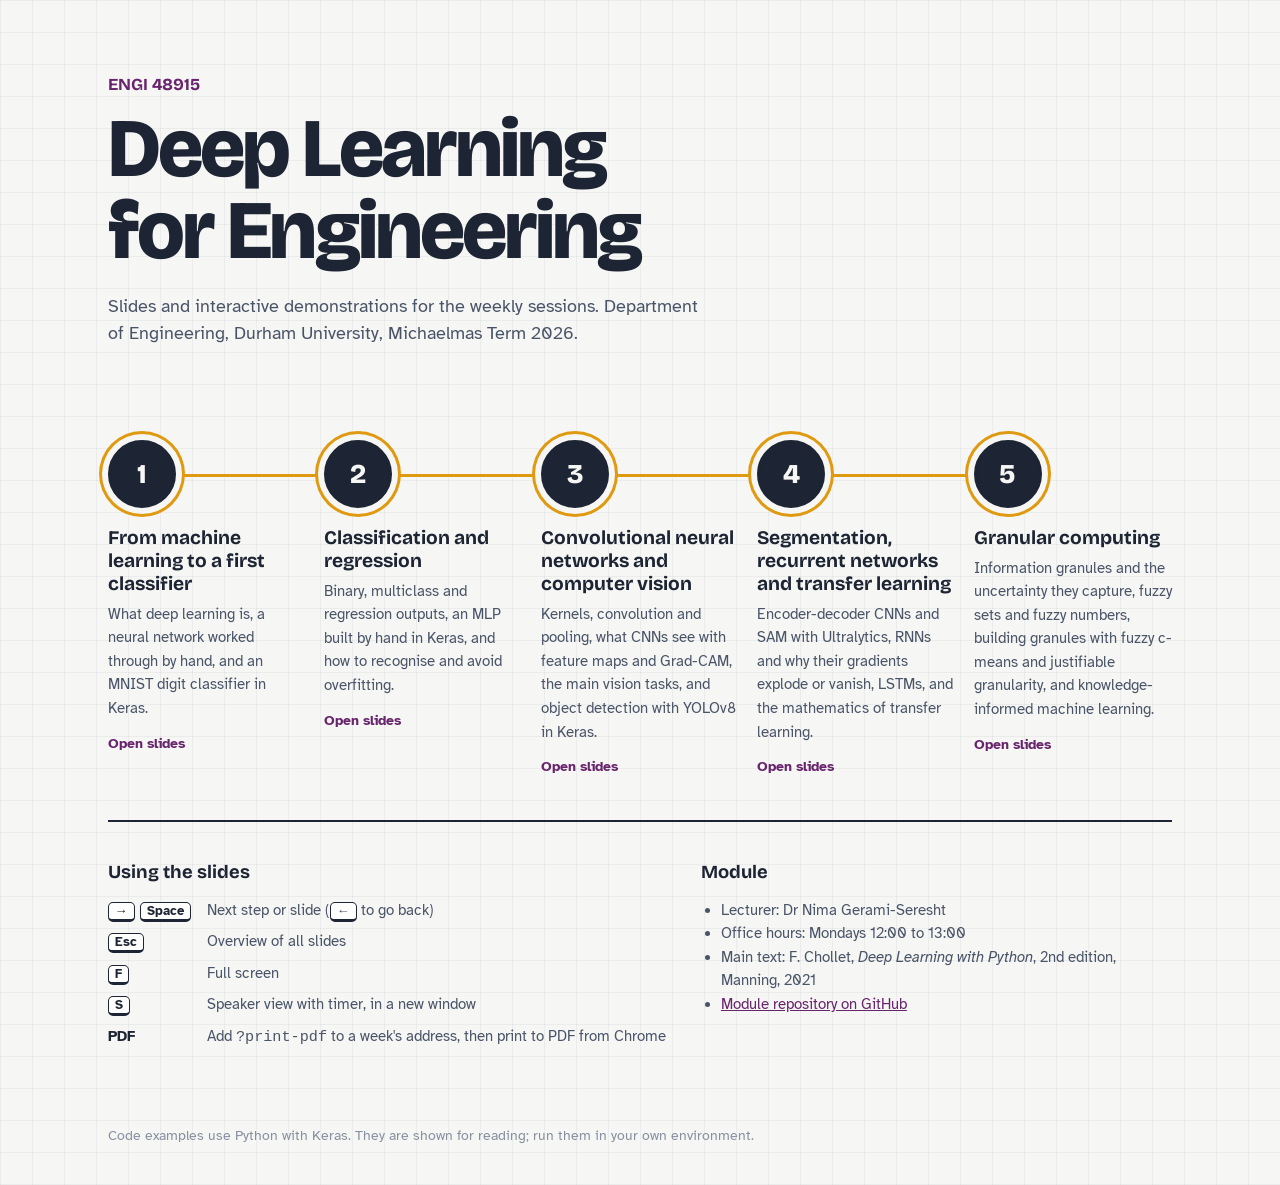
<file: index.html>
<!doctype html>
<html lang="en-GB">
<head>
<meta charset="utf-8">
<meta name="viewport" content="width=device-width, initial-scale=1">
<title>ENGI 48915 Deep Learning for Engineering</title>
<meta name="description" content="Lecture slides and interactive demos for ENGI 48915 Deep Learning for Engineering, Durham University.">
<link rel="icon" href="data:image/svg+xml,%3Csvg xmlns='http://www.w3.org/2000/svg' viewBox='0 0 32 32'%3E%3Crect width='32' height='32' rx='6' fill='%2368246D'/%3E%3Ccircle cx='9' cy='10' r='3' fill='%23E09A12'/%3E%3Ccircle cx='9' cy='22' r='3' fill='%23E09A12'/%3E%3Ccircle cx='23' cy='16' r='4' fill='%23fff'/%3E%3Cpath d='M9 10L23 16L9 22' stroke='%23fff' stroke-width='1.5' fill='none'/%3E%3C/svg%3E">
<link rel="preconnect" href="https://fonts.googleapis.com">
<link rel="preconnect" href="https://fonts.gstatic.com" crossorigin>
<link rel="stylesheet" href="https://fonts.googleapis.com/css2?family=Atkinson+Hyperlegible:ital,wght@0,400;0,700;1,400&family=Bricolage+Grotesque:opsz,wght@12..96,500;12..96,700;12..96,800&display=swap">
<link rel="stylesheet" href="assets/css/tokens.css">
<style>
  * { box-sizing: border-box; }
  body {
    margin: 0;
    min-height: 100vh;
    font-family: var(--font-body);
    color: var(--ink);
    font-size: 18px;
    line-height: 1.55;
  }
  a { color: var(--purple); }
  .wrap { max-width: 1120px; margin: 0 auto; padding: 0 28px; }

  header { padding: 72px 0 28px; }
  .code { font-family: var(--font-display); font-weight: 700; font-size: 1.05rem; color: var(--purple); margin: 0 0 10px; }
  h1 {
    font-family: var(--font-display);
    font-weight: 800;
    font-size: clamp(2.6rem, 7vw, 5.2rem);
    line-height: 0.98;
    letter-spacing: -0.035em;
    margin: 0 0 22px;
    max-width: 11ch;
  }
  .intro { max-width: 34em; color: var(--ink-soft); font-size: 1.1rem; margin: 0; }

  /* the week selector: five units in one layer, connected by a rail */
  .weeks { position: relative; display: grid; grid-template-columns: repeat(5, 1fr); gap: 18px; margin: 64px 0 40px; padding: 0; list-style: none; }
  .weeks::before { content: ""; position: absolute; left: 34px; right: calc((100% - 72px) / 5 - 34px); top: 34px; height: 3px; background: var(--line); }
  .weeks::after {
    content: ""; position: absolute; left: 34px; top: 34px; height: 3px; width: 0; background: var(--amber);
    animation: signal 1.1s 0.3s cubic-bezier(.6,0,.2,1) forwards;
  }
  @keyframes signal { to { width: 0%; } }
  .week { position: relative; }
  .week .node {
    position: relative; z-index: 1;
    width: 68px; height: 68px; border-radius: 50%;
    display: grid; place-items: center;
    font-family: var(--font-display); font-weight: 800; font-size: 1.7rem;
    background: var(--paper); border: 3px dashed var(--line); color: var(--ink-faint);
    margin-bottom: 18px;
  }
  .week h2 { font-family: var(--font-display); font-weight: 700; font-size: 1.2rem; line-height: 1.2; margin: 0 0 8px; }
  .week p { margin: 0; font-size: 0.95rem; color: var(--ink-soft); }
  .week .status { display: inline-block; margin-top: 12px; font-size: 0.85rem; color: var(--ink-faint); }

  .week.open a { color: inherit; text-decoration: none; display: block; border-radius: 10px; outline: none; }
  .week.open .node { background: var(--ink); color: var(--paper); border: 3px solid var(--ink); box-shadow: 0 0 0 6px var(--paper), 0 0 0 9px var(--amber); transition: transform .2s; }
  .week.open .status { color: var(--purple); font-weight: 700; }
  .week.open a:hover .node, .week.open a:focus-visible .node { transform: scale(1.08); }
  .week.open a:hover h2, .week.open a:focus-visible h2 { color: var(--purple); text-decoration: underline; text-underline-offset: 4px; }
  .week.open a:focus-visible { outline: 3px solid var(--amber); outline-offset: 8px; }

  .info { display: grid; grid-template-columns: 1.2fr 1fr; gap: 28px; padding: 36px 0 56px; border-top: 2px solid var(--ink); }
  .info h3 { font-family: var(--font-display); font-size: 1.15rem; margin: 0 0 12px; }
  .keys { display: grid; grid-template-columns: auto 1fr; gap: 8px 16px; margin: 0; font-size: 0.95rem; }
  .keys dt { font-weight: 700; }
  .keys dd { margin: 0; color: var(--ink-soft); }
  kbd { font-family: var(--font-body); font-size: 0.85em; border: 1.5px solid var(--ink); border-bottom-width: 3px; border-radius: 5px; padding: 0 6px; background: var(--panel); }
  .info p, .info li { font-size: 0.95rem; color: var(--ink-soft); }
  .info ul { padding-left: 1.1em; margin: 0; }
  footer { padding: 20px 0 40px; font-size: 0.85rem; color: var(--ink-faint); }

  @media (max-width: 860px) {
    .weeks { grid-template-columns: 1fr; gap: 26px; margin-top: 44px; }
    .weeks::before { left: 33px; right: auto; top: 34px; bottom: 34px; width: 3px; height: auto; }
    .weeks::after { display: none; }
    .week a, .week > div { display: grid !important; grid-template-columns: 68px 1fr; column-gap: 20px; }
    .week .node { margin: 0; grid-row: span 3; }
    .info { grid-template-columns: 1fr; }
    header { padding-top: 44px; }
  }
</style>
</head>
<body class="grid-paper">
<div class="wrap">
  <header>
    <p class="code">ENGI 48915</p>
    <h1>Deep Learning for Engineering</h1>
    <p class="intro">Slides and interactive demonstrations for the weekly sessions. Department of Engineering, Durham University, Michaelmas Term 2026.</p>
  </header>

  <main>
    <ol class="weeks" id="weeks" aria-label="Weeks"></ol>

    <section class="info">
      <div>
        <h3>Using the slides</h3>
        <dl class="keys">
          <dt><kbd>→</kbd> <kbd>Space</kbd></dt><dd>Next step or slide (<kbd>←</kbd> to go back)</dd>
          <dt><kbd>Esc</kbd></dt><dd>Overview of all slides</dd>
          <dt><kbd>F</kbd></dt><dd>Full screen</dd>
          <dt><kbd>S</kbd></dt><dd>Speaker view with timer, in a new window</dd>
          <dt>PDF</dt><dd>Add <code>?print-pdf</code> to a week's address, then print to PDF from Chrome</dd>
        </dl>
      </div>
      <div>
        <h3>Module</h3>
        <ul>
          <li>Lecturer: Dr Nima Gerami-Seresht</li>
          <li>Office hours: Mondays 12:00 to 13:00</li>
          <li>Main text: F. Chollet, <em>Deep Learning with Python</em>, 2nd edition, Manning, 2021</li>
          <li><a href="https://github.com/nimageramiseresht/ENGI-48915---Deep-Learning-for-Engineering">Module repository on GitHub</a></li>
        </ul>
      </div>
    </section>
  </main>

  <footer>Code examples use Python with Keras. They are shown for reading; run them in your own environment.</footer>
</div>

<script>
  /* Edit this list to publish a week: set href and title, and the node lights up. */
  const WEEKS = [
    { n: 1, href: 'week1/', title: 'From machine learning to a first classifier',
      summary: 'What deep learning is, a neural network worked through by hand, and an MNIST digit classifier in Keras.' },
    { n: 2, href: 'week2/', title: 'Classification and regression',
      summary: 'Binary, multiclass and regression outputs, an MLP built by hand in Keras, and how to recognise and avoid overfitting.' },
    { n: 3, href: 'week3/', title: 'Convolutional neural networks and computer vision',
      summary: 'Kernels, convolution and pooling, what CNNs see with feature maps and Grad-CAM, the main vision tasks, and object detection with YOLOv8 in Keras.' },
    { n: 4, href: 'week4/', title: 'Segmentation, recurrent networks and transfer learning',
      summary: 'Encoder-decoder CNNs and SAM with Ultralytics, RNNs and why their gradients explode or vanish, LSTMs, and the mathematics of transfer learning.' },
    { n: 5, href: 'week5/', title: 'Granular computing',
      summary: 'Information granules and the uncertainty they capture, fuzzy sets and fuzzy numbers, building granules with fuzzy c-means and justifiable granularity, and knowledge-informed machine learning.' }
  ];
  const list = document.getElementById('weeks');
  let lastOpen = 0;
  WEEKS.forEach((w, i) => {
    const li = document.createElement('li');
    li.className = 'week' + (w.href ? ' open' : '');
    const inner = `<span class="node" aria-hidden="true">${w.n}</span>
      <h2>${w.title}</h2>
      <p>${w.summary}</p>
      <span class="status">${w.href ? 'Open slides' : 'Not yet available'}</span>`;
    li.innerHTML = w.href ? `<a href="${w.href}" aria-label="Week ${w.n}: ${w.title}">${inner}</a>` : `<div>${inner}</div>`;
    list.appendChild(li);
    if (w.href) lastOpen = i;
  });
  // the amber rail runs up to the latest available week
  const style = document.createElement('style');
  style.textContent = `@keyframes signal { to { width: calc(${lastOpen} * ((100% - 72px) / 5 + 18px)); } }`;
  document.head.appendChild(style);
</script>
</body>
</html>
</file>
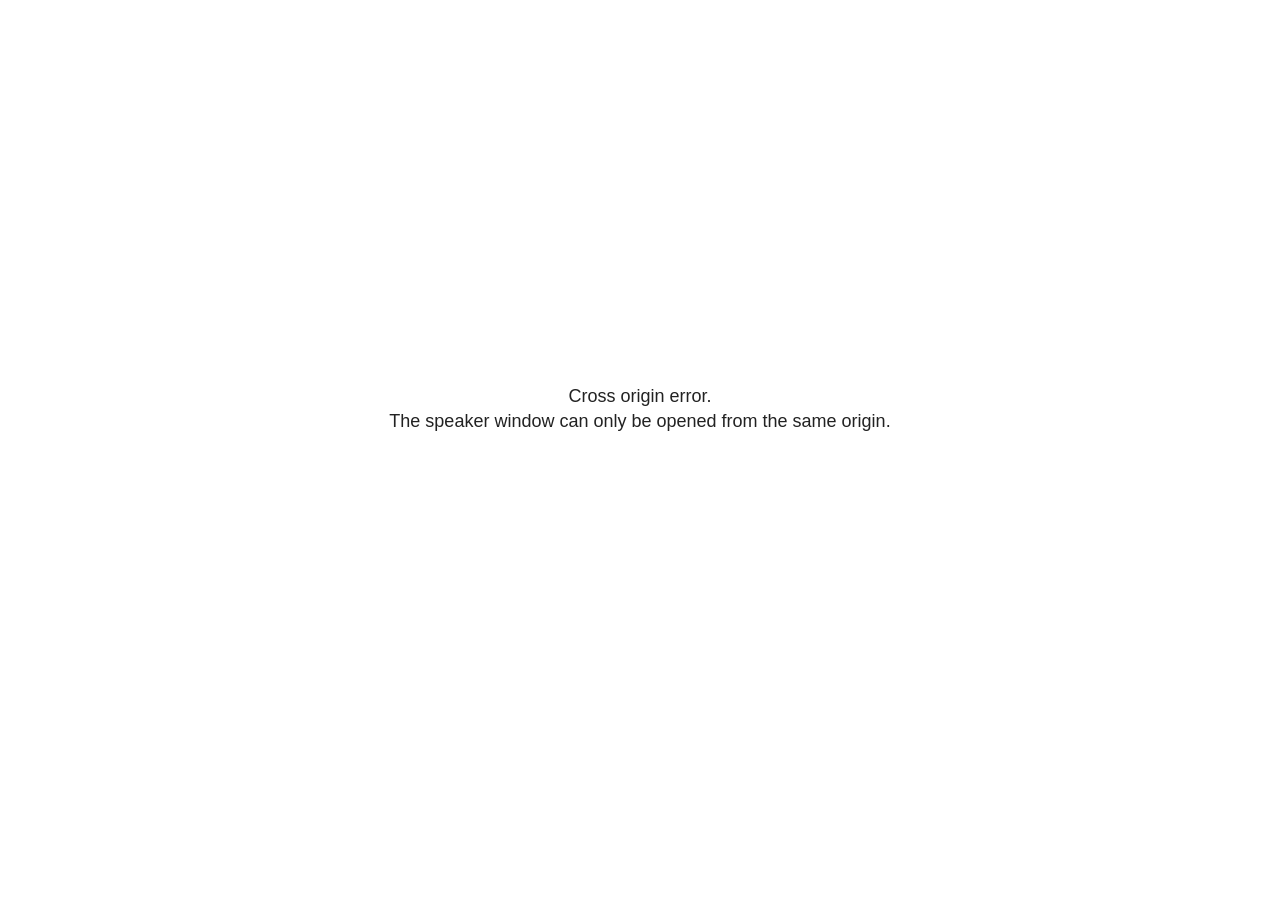
<file: assets/vendor/reveal/plugin/notes/speaker-view.html>
<!--
	NOTE: You need to build the notes plugin after making changes to this file.
-->
<html lang="en">
	<head>
		<meta charset="utf-8">

		<title>reveal.js - Speaker View</title>

		<style>
			body {
				font-family: Helvetica;
				font-size: 18px;
			}

			#current-slide,
			#upcoming-slide,
			#speaker-controls {
				padding: 6px;
				box-sizing: border-box;
				-moz-box-sizing: border-box;
			}

			#current-slide iframe,
			#upcoming-slide iframe {
				width: 100%;
				height: 100%;
				border: 1px solid #ddd;
			}

			#current-slide .label,
			#upcoming-slide .label {
				position: absolute;
				top: 10px;
				left: 10px;
				z-index: 2;
			}

			#connection-status {
				position: absolute;
				top: 0;
				left: 0;
				width: 100%;
				height: 100%;
				z-index: 20;
				padding: 30% 20% 20% 20%;
				font-size: 18px;
				color: #222;
				background: #fff;
				text-align: center;
				box-sizing: border-box;
				line-height: 1.4;
			}

			.overlay-element {
				height: 34px;
				line-height: 34px;
				padding: 0 10px;
				text-shadow: none;
				background: rgba( 220, 220, 220, 0.8 );
				color: #222;
				font-size: 14px;
			}

			.overlay-element.interactive:hover {
				background: rgba( 220, 220, 220, 1 );
			}

			#current-slide {
				position: absolute;
				width: 60%;
				height: 100%;
				top: 0;
				left: 0;
				padding-right: 0;
			}

			#upcoming-slide {
				position: absolute;
				width: 40%;
				height: 40%;
				right: 0;
				top: 0;
			}

			/* Speaker controls */
			#speaker-controls {
				position: absolute;
				top: 40%;
				right: 0;
				width: 40%;
				height: 60%;
				overflow: auto;
				font-size: 18px;
			}

				.speaker-controls-time.hidden,
				.speaker-controls-notes.hidden {
					display: none;
				}

				.speaker-controls-time .label,
				.speaker-controls-pace .label,
				.speaker-controls-notes .label {
					text-transform: uppercase;
					font-weight: normal;
					font-size: 0.66em;
					color: #666;
					margin: 0;
				}

				.speaker-controls-time, .speaker-controls-pace {
					border-bottom: 1px solid rgba( 200, 200, 200, 0.5 );
					margin-bottom: 10px;
					padding: 10px 16px;
					padding-bottom: 20px;
					cursor: pointer;
				}

				.speaker-controls-time .reset-button {
					opacity: 0;
					float: right;
					color: #666;
					text-decoration: none;
				}
				.speaker-controls-time:hover .reset-button {
					opacity: 1;
				}

				.speaker-controls-time .timer,
				.speaker-controls-time .clock {
					width: 50%;
				}

				.speaker-controls-time .timer,
				.speaker-controls-time .clock,
				.speaker-controls-time .pacing .hours-value,
				.speaker-controls-time .pacing .minutes-value,
				.speaker-controls-time .pacing .seconds-value {
					font-size: 1.9em;
				}

				.speaker-controls-time .timer {
					float: left;
				}

				.speaker-controls-time .clock {
					float: right;
					text-align: right;
				}

				.speaker-controls-time span.mute {
					opacity: 0.3;
				}

				.speaker-controls-time .pacing-title {
					margin-top: 5px;
				}

				.speaker-controls-time .pacing.ahead {
					color: blue;
				}

				.speaker-controls-time .pacing.on-track {
					color: green;
				}

				.speaker-controls-time .pacing.behind {
					color: red;
				}

				.speaker-controls-notes {
					padding: 10px 16px;
				}

				.speaker-controls-notes .value {
					margin-top: 5px;
					line-height: 1.4;
					font-size: 1.2em;
				}

			/* Layout selector */
			#speaker-layout {
				position: absolute;
				top: 10px;
				right: 10px;
				color: #222;
				z-index: 10;
			}
				#speaker-layout select {
					position: absolute;
					width: 100%;
					height: 100%;
					top: 0;
					left: 0;
					border: 0;
					box-shadow: 0;
					cursor: pointer;
					opacity: 0;

					font-size: 1em;
					background-color: transparent;

					-moz-appearance: none;
					-webkit-appearance: none;
					-webkit-tap-highlight-color: rgba(0, 0, 0, 0);
				}

				#speaker-layout select:focus {
					outline: none;
					box-shadow: none;
				}

			.clear {
				clear: both;
			}

			/* Speaker layout: Wide */
			body[data-speaker-layout="wide"] #current-slide,
			body[data-speaker-layout="wide"] #upcoming-slide {
				width: 50%;
				height: 45%;
				padding: 6px;
			}

			body[data-speaker-layout="wide"] #current-slide {
				top: 0;
				left: 0;
			}

			body[data-speaker-layout="wide"] #upcoming-slide {
				top: 0;
				left: 50%;
			}

			body[data-speaker-layout="wide"] #speaker-controls {
				top: 45%;
				left: 0;
				width: 100%;
				height: 50%;
				font-size: 1.25em;
			}

			/* Speaker layout: Tall */
			body[data-speaker-layout="tall"] #current-slide,
			body[data-speaker-layout="tall"] #upcoming-slide {
				width: 45%;
				height: 50%;
				padding: 6px;
			}

			body[data-speaker-layout="tall"] #current-slide {
				top: 0;
				left: 0;
			}

			body[data-speaker-layout="tall"] #upcoming-slide {
				top: 50%;
				left: 0;
			}

			body[data-speaker-layout="tall"] #speaker-controls {
				padding-top: 40px;
				top: 0;
				left: 45%;
				width: 55%;
				height: 100%;
				font-size: 1.25em;
			}

			/* Speaker layout: Notes only */
			body[data-speaker-layout="notes-only"] #current-slide,
			body[data-speaker-layout="notes-only"] #upcoming-slide {
				display: none;
			}

			body[data-speaker-layout="notes-only"] #speaker-controls {
				padding-top: 40px;
				top: 0;
				left: 0;
				width: 100%;
				height: 100%;
				font-size: 1.25em;
			}

			@media screen and (max-width: 1080px) {
				body[data-speaker-layout="default"] #speaker-controls {
					font-size: 16px;
				}
			}

			@media screen and (max-width: 900px) {
				body[data-speaker-layout="default"] #speaker-controls {
					font-size: 14px;
				}
			}

			@media screen and (max-width: 800px) {
				body[data-speaker-layout="default"] #speaker-controls {
					font-size: 12px;
				}
			}

		</style>
	</head>

	<body>

		<div id="connection-status">Loading speaker view...</div>

		<div id="current-slide"></div>
		<div id="upcoming-slide"><span class="overlay-element label">Upcoming</span></div>
		<div id="speaker-controls">
			<div class="speaker-controls-time">
				<h4 class="label">Time <span class="reset-button">Click to Reset</span></h4>
				<div class="clock">
					<span class="clock-value">0:00 AM</span>
				</div>
				<div class="timer">
					<span class="hours-value">00</span><span class="minutes-value">:00</span><span class="seconds-value">:00</span>
				</div>
				<div class="clear"></div>

				<h4 class="label pacing-title" style="display: none">Pacing – Time to finish current slide</h4>
				<div class="pacing" style="display: none">
					<span class="hours-value">00</span><span class="minutes-value">:00</span><span class="seconds-value">:00</span>
				</div>
			</div>

			<div class="speaker-controls-notes hidden">
				<h4 class="label">Notes</h4>
				<div class="value"></div>
			</div>
		</div>
		<div id="speaker-layout" class="overlay-element interactive">
			<span class="speaker-layout-label"></span>
			<select class="speaker-layout-dropdown"></select>
		</div>

		<script>

			(function() {

				var notes,
					notesValue,
					currentState,
					currentSlide,
					upcomingSlide,
					layoutLabel,
					layoutDropdown,
					pendingCalls = {},
					lastRevealApiCallId = 0,
					connected = false

				var connectionStatus = document.querySelector( '#connection-status' );

				var SPEAKER_LAYOUTS = {
					'default': 'Default',
					'wide': 'Wide',
					'tall': 'Tall',
					'notes-only': 'Notes only'
				};

				setupLayout();

				let openerOrigin;

				try {
					openerOrigin = window.opener.location.origin;
				}
				catch ( error ) { console.warn( error ) }

				// In order to prevent XSS, the speaker view will only run if its
				// opener has the same origin as itself
				if( window.location.origin !== openerOrigin ) {
					connectionStatus.innerHTML = 'Cross origin error.<br>The speaker window can only be opened from the same origin.';
					return;
				}

				var connectionTimeout = setTimeout( function() {
					connectionStatus.innerHTML = 'Error connecting to main window.<br>Please try closing and reopening the speaker view.';
				}, 5000 );

				window.addEventListener( 'message', function( event ) {

					// Validate the origin of all messages to avoid parsing messages
					// that aren't meant for us. Ignore when running off file:// so
					// that the speaker view continues to work without a web server.
					if( window.location.origin !== event.origin && window.location.origin !== 'file://' ) {
						return
					}

					clearTimeout( connectionTimeout );
					connectionStatus.style.display = 'none';

					var data = JSON.parse( event.data );

					// The overview mode is only useful to the reveal.js instance
					// where navigation occurs so we don't sync it
					if( data.state ) delete data.state.overview;

					// Messages sent by the notes plugin inside of the main window
					if( data && data.namespace === 'reveal-notes' ) {
						if( data.type === 'connect' ) {
							handleConnectMessage( data );
						}
						else if( data.type === 'state' ) {
							handleStateMessage( data );
						}
						else if( data.type === 'return' ) {
							pendingCalls[data.callId](data.result);
							delete pendingCalls[data.callId];
						}
					}
					// Messages sent by the reveal.js inside of the current slide preview
					else if( data && data.namespace === 'reveal' ) {
						const supportedEvents = [
							'slidechanged',
							'fragmentshown',
							'fragmenthidden',
							'paused',
							'resumed',
							'previewiframe',
							'previewimage',
							'previewvideo',
							'closeoverlay'
						];

						if( /ready/.test( data.eventName ) ) {
							// Send a message back to notify that the handshake is complete
							window.opener.postMessage( JSON.stringify({ namespace: 'reveal-notes', type: 'connected'} ), '*' );
						}
						else if( supportedEvents.includes( data.eventName ) && currentState !== JSON.stringify( data.state ) ) {
							dispatchStateToMainWindow( data.state );
						}
					}

				} );

				/**
				 * Updates the presentation in the main window to match the state
				 * of the presentation in the notes window.
				 */
				const dispatchStateToMainWindow = debounce(( state ) => {
					window.opener.postMessage( JSON.stringify({ method: 'setState', args: [ state ]} ), '*' );
				}, 500);

				/**
				 * Asynchronously calls the Reveal.js API of the main frame.
				 */
				function callRevealApi( methodName, methodArguments, callback ) {

					var callId = ++lastRevealApiCallId;
					pendingCalls[callId] = callback;
					window.opener.postMessage( JSON.stringify( {
						namespace: 'reveal-notes',
						type: 'call',
						callId: callId,
						methodName: methodName,
						arguments: methodArguments
					} ), '*' );

				}

				/**
				 * Called when the main window is trying to establish a
				 * connection.
				 */
				function handleConnectMessage( data ) {

					if( connected === false ) {
						connected = true;

						setupIframes( data );
						setupKeyboard();
						setupNotes();
						setupTimer();
						setupHeartbeat();
					}

				}

				/**
				 * Called when the main window sends an updated state.
				 */
				function handleStateMessage( data ) {

					// Store the most recently set state to avoid circular loops
					// applying the same state
					currentState = JSON.stringify( data.state );

					// No need for updating the notes in case of fragment changes
					if ( data.notes ) {
						notes.classList.remove( 'hidden' );
						notesValue.style.whiteSpace = data.whitespace;
						if( data.markdown ) {
							notesValue.innerHTML = marked( data.notes );
						}
						else {
							notesValue.innerHTML = data.notes;
						}
					}
					else {
						notes.classList.add( 'hidden' );
					}

					// Don't show lightboxes in the upcoming slide
					const { previewVideo, previewImage, previewIframe, ...upcomingState } = data.state;

					// Update the note slides
					currentSlide.contentWindow.postMessage( JSON.stringify({ method: 'setState', args: [ data.state ] }), '*' );
					upcomingSlide.contentWindow.postMessage( JSON.stringify({ method: 'setState', args: [ upcomingState ] }), '*' );
					upcomingSlide.contentWindow.postMessage( JSON.stringify({ method: 'next' }), '*' );

				}

				// Limit to max one state update per X ms
				handleStateMessage = debounce( handleStateMessage, 200 );

				/**
				 * Forward keyboard events to the current slide window.
				 * This enables keyboard events to work even if focus
				 * isn't set on the current slide iframe.
				 *
				 * Block F5 default handling, it reloads and disconnects
				 * the speaker notes window.
				 */
				function setupKeyboard() {

					document.addEventListener( 'keydown', function( event ) {
						if( event.keyCode === 116 || ( event.metaKey && event.keyCode === 82 ) ) {
							event.preventDefault();
							return false;
						}
						currentSlide.contentWindow.postMessage( JSON.stringify({ method: 'triggerKey', args: [ event.keyCode ] }), '*' );
					} );

				}

				/**
				 * Creates the preview iframes.
				 */
				function setupIframes( data ) {

					var params = [
						'receiver',
						'progress=false',
						'history=false',
						'transition=none',
						'autoSlide=0',
						'backgroundTransition=none'
					].join( '&' );

					var urlSeparator = /\?/.test(data.url) ? '&' : '?';
					var hash = '#/' + data.state.indexh + '/' + data.state.indexv;
					var currentURL = data.url + urlSeparator + params + '&scrollActivationWidth=false&postMessageEvents=true' + hash;
					var upcomingURL = data.url + urlSeparator + params + '&scrollActivationWidth=false&controls=false' + hash;

					currentSlide = document.createElement( 'iframe' );
					currentSlide.setAttribute( 'width', 1280 );
					currentSlide.setAttribute( 'height', 1024 );
					currentSlide.setAttribute( 'src', currentURL );
					document.querySelector( '#current-slide' ).appendChild( currentSlide );

					upcomingSlide = document.createElement( 'iframe' );
					upcomingSlide.setAttribute( 'width', 640 );
					upcomingSlide.setAttribute( 'height', 512 );
					upcomingSlide.setAttribute( 'src', upcomingURL );
					document.querySelector( '#upcoming-slide' ).appendChild( upcomingSlide );

				}

				/**
				 * Setup the notes UI.
				 */
				function setupNotes() {

					notes = document.querySelector( '.speaker-controls-notes' );
					notesValue = document.querySelector( '.speaker-controls-notes .value' );

				}

				/**
				 * We send out a heartbeat at all times to ensure we can
				 * reconnect with the main presentation window after reloads.
				 */
				function setupHeartbeat() {

					setInterval( () => {
						window.opener.postMessage( JSON.stringify({ namespace: 'reveal-notes', type: 'heartbeat'} ), '*' );
					}, 1000 );

				}

				function getTimings( callback ) {

					callRevealApi( 'getSlidesAttributes', [], function ( slideAttributes ) {
						callRevealApi( 'getConfig', [], function ( config ) {
							var totalTime = config.totalTime;
							var minTimePerSlide = config.minimumTimePerSlide || 0;
							var defaultTiming = config.defaultTiming;
							if ((defaultTiming == null) && (totalTime == null)) {
								callback(null);
								return;
							}
							// Setting totalTime overrides defaultTiming
							if (totalTime) {
								defaultTiming = 0;
							}
							var timings = [];
							for ( var i in slideAttributes ) {
								var slide = slideAttributes[ i ];
								var timing = defaultTiming;
								if( slide.hasOwnProperty( 'data-timing' )) {
									var t = slide[ 'data-timing' ];
									timing = parseInt(t);
									if( isNaN(timing) ) {
										console.warn("Could not parse timing '" + t + "' of slide " + i + "; using default of " + defaultTiming);
										timing = defaultTiming;
									}
								}
								timings.push(timing);
							}
							if ( totalTime ) {
								// After we've allocated time to individual slides, we summarize it and
								// subtract it from the total time
								var remainingTime = totalTime - timings.reduce( function(a, b) { return a + b; }, 0 );
								// The remaining time is divided by the number of slides that have 0 seconds
								// allocated at the moment, giving the average time-per-slide on the remaining slides
								var remainingSlides = (timings.filter( function(x) { return x == 0 }) ).length
								var timePerSlide = Math.round( remainingTime / remainingSlides, 0 )
								// And now we replace every zero-value timing with that average
								timings = timings.map( function(x) { return (x==0 ? timePerSlide : x) } );
							}
							var slidesUnderMinimum = timings.filter( function(x) { return (x < minTimePerSlide) } ).length
							if ( slidesUnderMinimum ) {
								message = "The pacing time for " + slidesUnderMinimum + " slide(s) is under the configured minimum of " + minTimePerSlide + " seconds. Check the data-timing attribute on individual slides, or consider increasing the totalTime or minimumTimePerSlide configuration options (or removing some slides).";
								alert(message);
							}
							callback( timings );
						} );
					} );

				}

				/**
				 * Return the number of seconds allocated for presenting
				 * all slides up to and including this one.
				 */
				function getTimeAllocated( timings, callback ) {

					callRevealApi( 'getSlidePastCount', [], function ( currentSlide ) {
						var allocated = 0;
						for (var i in timings.slice(0, currentSlide + 1)) {
							allocated += timings[i];
						}
						callback( allocated );
					} );

				}

				/**
				 * Create the timer and clock and start updating them
				 * at an interval.
				 */
				function setupTimer() {

					var start = new Date(),
					timeEl = document.querySelector( '.speaker-controls-time' ),
					clockEl = timeEl.querySelector( '.clock-value' ),
					hoursEl = timeEl.querySelector( '.hours-value' ),
					minutesEl = timeEl.querySelector( '.minutes-value' ),
					secondsEl = timeEl.querySelector( '.seconds-value' ),
					pacingTitleEl = timeEl.querySelector( '.pacing-title' ),
					pacingEl = timeEl.querySelector( '.pacing' ),
					pacingHoursEl = pacingEl.querySelector( '.hours-value' ),
					pacingMinutesEl = pacingEl.querySelector( '.minutes-value' ),
					pacingSecondsEl = pacingEl.querySelector( '.seconds-value' );

					var timings = null;
					getTimings( function ( _timings ) {

						timings = _timings;
						if (_timings !== null) {
							pacingTitleEl.style.removeProperty('display');
							pacingEl.style.removeProperty('display');
						}

						// Update once directly
						_updateTimer();

						// Then update every second
						setInterval( _updateTimer, 1000 );

					} );


					function _resetTimer() {

						if (timings == null) {
							start = new Date();
							_updateTimer();
						}
						else {
							// Reset timer to beginning of current slide
							getTimeAllocated( timings, function ( slideEndTimingSeconds ) {
								var slideEndTiming = slideEndTimingSeconds * 1000;
								callRevealApi( 'getSlidePastCount', [], function ( currentSlide ) {
									var currentSlideTiming = timings[currentSlide] * 1000;
									var previousSlidesTiming = slideEndTiming - currentSlideTiming;
									var now = new Date();
									start = new Date(now.getTime() - previousSlidesTiming);
									_updateTimer();
								} );
							} );
						}

					}

					timeEl.addEventListener( 'click', function() {
						_resetTimer();
						return false;
					} );

					function _displayTime( hrEl, minEl, secEl, time) {

						var sign = Math.sign(time) == -1 ? "-" : "";
						time = Math.abs(Math.round(time / 1000));
						var seconds = time % 60;
						var minutes = Math.floor( time / 60 ) % 60 ;
						var hours = Math.floor( time / ( 60 * 60 )) ;
						hrEl.innerHTML = sign + zeroPadInteger( hours );
						if (hours == 0) {
							hrEl.classList.add( 'mute' );
						}
						else {
							hrEl.classList.remove( 'mute' );
						}
						minEl.innerHTML = ':' + zeroPadInteger( minutes );
						if (hours == 0 && minutes == 0) {
							minEl.classList.add( 'mute' );
						}
						else {
							minEl.classList.remove( 'mute' );
						}
						secEl.innerHTML = ':' + zeroPadInteger( seconds );
					}

					function _updateTimer() {

						var diff, hours, minutes, seconds,
						now = new Date();

						diff = now.getTime() - start.getTime();

						clockEl.innerHTML = now.toLocaleTimeString( 'en-US', { hour12: true, hour: '2-digit', minute:'2-digit' } );
						_displayTime( hoursEl, minutesEl, secondsEl, diff );
						if (timings !== null) {
							_updatePacing(diff);
						}

					}

					function _updatePacing(diff) {

						getTimeAllocated( timings, function ( slideEndTimingSeconds ) {
							var slideEndTiming = slideEndTimingSeconds * 1000;

							callRevealApi( 'getSlidePastCount', [], function ( currentSlide ) {
								var currentSlideTiming = timings[currentSlide] * 1000;
								var timeLeftCurrentSlide = slideEndTiming - diff;
								if (timeLeftCurrentSlide < 0) {
									pacingEl.className = 'pacing behind';
								}
								else if (timeLeftCurrentSlide < currentSlideTiming) {
									pacingEl.className = 'pacing on-track';
								}
								else {
									pacingEl.className = 'pacing ahead';
								}
								_displayTime( pacingHoursEl, pacingMinutesEl, pacingSecondsEl, timeLeftCurrentSlide );
							} );
						} );
					}

				}

				/**
				 * Sets up the speaker view layout and layout selector.
				 */
				function setupLayout() {

					layoutDropdown = document.querySelector( '.speaker-layout-dropdown' );
					layoutLabel = document.querySelector( '.speaker-layout-label' );

					// Render the list of available layouts
					for( var id in SPEAKER_LAYOUTS ) {
						var option = document.createElement( 'option' );
						option.setAttribute( 'value', id );
						option.textContent = SPEAKER_LAYOUTS[ id ];
						layoutDropdown.appendChild( option );
					}

					// Monitor the dropdown for changes
					layoutDropdown.addEventListener( 'change', function( event ) {

						setLayout( layoutDropdown.value );

					}, false );

					// Restore any currently persisted layout
					setLayout( getLayout() );

				}

				/**
				 * Sets a new speaker view layout. The layout is persisted
				 * in local storage.
				 */
				function setLayout( value ) {

					var title = SPEAKER_LAYOUTS[ value ];

					layoutLabel.innerHTML = 'Layout' + ( title ? ( ': ' + title ) : '' );
					layoutDropdown.value = value;

					document.body.setAttribute( 'data-speaker-layout', value );

					// Persist locally
					if( supportsLocalStorage() ) {
						window.localStorage.setItem( 'reveal-speaker-layout', value );
					}

				}

				/**
				 * Returns the ID of the most recently set speaker layout
				 * or our default layout if none has been set.
				 */
				function getLayout() {

					if( supportsLocalStorage() ) {
						var layout = window.localStorage.getItem( 'reveal-speaker-layout' );
						if( layout ) {
							return layout;
						}
					}

					// Default to the first record in the layouts hash
					for( var id in SPEAKER_LAYOUTS ) {
						return id;
					}

				}

				function supportsLocalStorage() {

					try {
						localStorage.setItem('test', 'test');
						localStorage.removeItem('test');
						return true;
					}
					catch( e ) {
						return false;
					}

				}

				function zeroPadInteger( num ) {

					var str = '00' + parseInt( num );
					return str.substring( str.length - 2 );

				}

				/**
				 * Limits the frequency at which a function can be called.
				 */
				function debounce( fn, ms ) {

					var lastTime = 0,
						timeout;

					return function() {

						var args = arguments;
						var context = this;

						clearTimeout( timeout );

						var timeSinceLastCall = Date.now() - lastTime;
						if( timeSinceLastCall > ms ) {
							fn.apply( context, args );
							lastTime = Date.now();
						}
						else {
							timeout = setTimeout( function() {
								fn.apply( context, args );
								lastTime = Date.now();
							}, ms - timeSinceLastCall );
						}

					}

				}

			})();

		</script>
	</body>
</html>
</file>
<file: assets/css/tokens.css>
/* ENGI 48915 Deep Learning for Engineering: shared design tokens.
   Colour carries meaning throughout the module, in every diagram and widget:
     amber  = data / forward signal / activations
     purple = weights and parameters (Durham purple)
     teal   = gradients / backward pass / learning
     red    = error and loss                                              */
:root {
  --paper: #F6F7F4;
  --paper-2: #ECEFEA;
  --panel: #FFFFFF;
  --ink: #1D2433;
  --ink-soft: #4A5468;
  --ink-faint: #8790A0;
  --line: #CBD2DA;
  --grid: rgba(29, 36, 51, 0.05);

  --purple: #68246D;
  --purple-tint: #F1E8F2;
  --amber: #E09A12;
  --amber-text: #9A6200;
  --amber-tint: #FCF1DC;
  --teal: #17707F;
  --teal-tint: #E1F0F2;
  --red: #B83A2E;
  --red-tint: #F8E5E2;

  --font-display: "Bricolage Grotesque", "Avenir Next", "Segoe UI", system-ui, sans-serif;
  --font-body: "Atkinson Hyperlegible", "Segoe UI", "Helvetica Neue", Arial, sans-serif;
  --font-mono: "JetBrains Mono", "SFMono-Regular", Consolas, "Liberation Mono", monospace;
}

/* Engineering-notebook grid used as the page background */
.grid-paper {
  background-color: var(--paper);
  background-image:
    linear-gradient(var(--grid) 1px, transparent 1px),
    linear-gradient(90deg, var(--grid) 1px, transparent 1px);
  background-size: 32px 32px;
}

@media (prefers-reduced-motion: reduce) {
  *, *::before, *::after {
    animation-duration: 0.001ms !important;
    animation-iteration-count: 1 !important;
    transition-duration: 0.001ms !important;
  }
}
</file>
